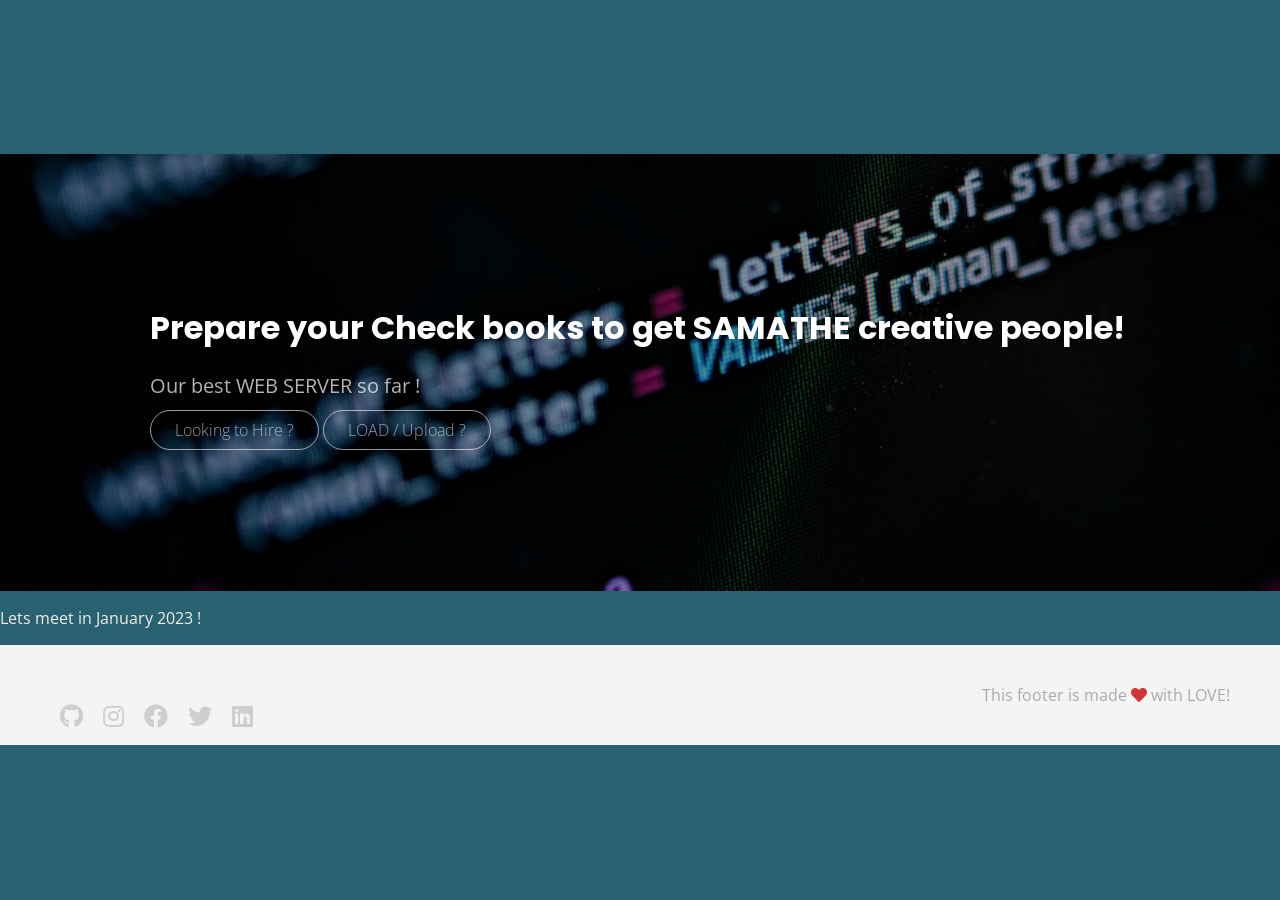
<file: ft_webserv/pages/index.html>
<!DOCTYPE html>
<html>
<head>
  <meta charset="UTF-8">
  <title>SAMATHE on the WEB!</title>
  <link rel="shortcut icon" href="data:image/x-icon;" type="image/x-icon">
  <!-- We need this line below for responsiveness! -->
  <meta name="viewport" content="width=device-width, initial-scale=1">
  <link rel="stylesheet" href="css/style.css">
</head>
<body>
  <!-- code a Hero / Banner section -->
<div class="categories">

</div>
<div class="banner">
  <div class="container">
    <h1>Prepare your <strong>Check books</strong> to get  <strong>SAMATHE creative people</strong>!</h1>
    <p>Our best WEB SERVER so far !</p>
    <a class="btn btn-ghost" href="hire.html">Looking to Hire ?</a>
    <a class="btn btn-ghost" href="loads.html">LOAD / Upload ?</a>
  </div>
</div>
<p>
Lets meet in January 2023 !
</p>

<div class="footer">
  <div class="footer-links">
    <a href="#"><i class="fab fa-github"></i></a>
    <a href="#"><i class="fab fa-instagram"></i></a>
    <a href="#"><i class="fab fa-facebook"></i></a>
    <a href="#"><i class="fab fa-twitter"></i></a>
    <a href="#"><i class="fab fa-linkedin"></i></a>
  </div>
  <div class="footer-copyright">
    This footer is made <i class="fas fa-heart"></i> with LOVE!
  </div>
</div>

</body>
</html>
</file>
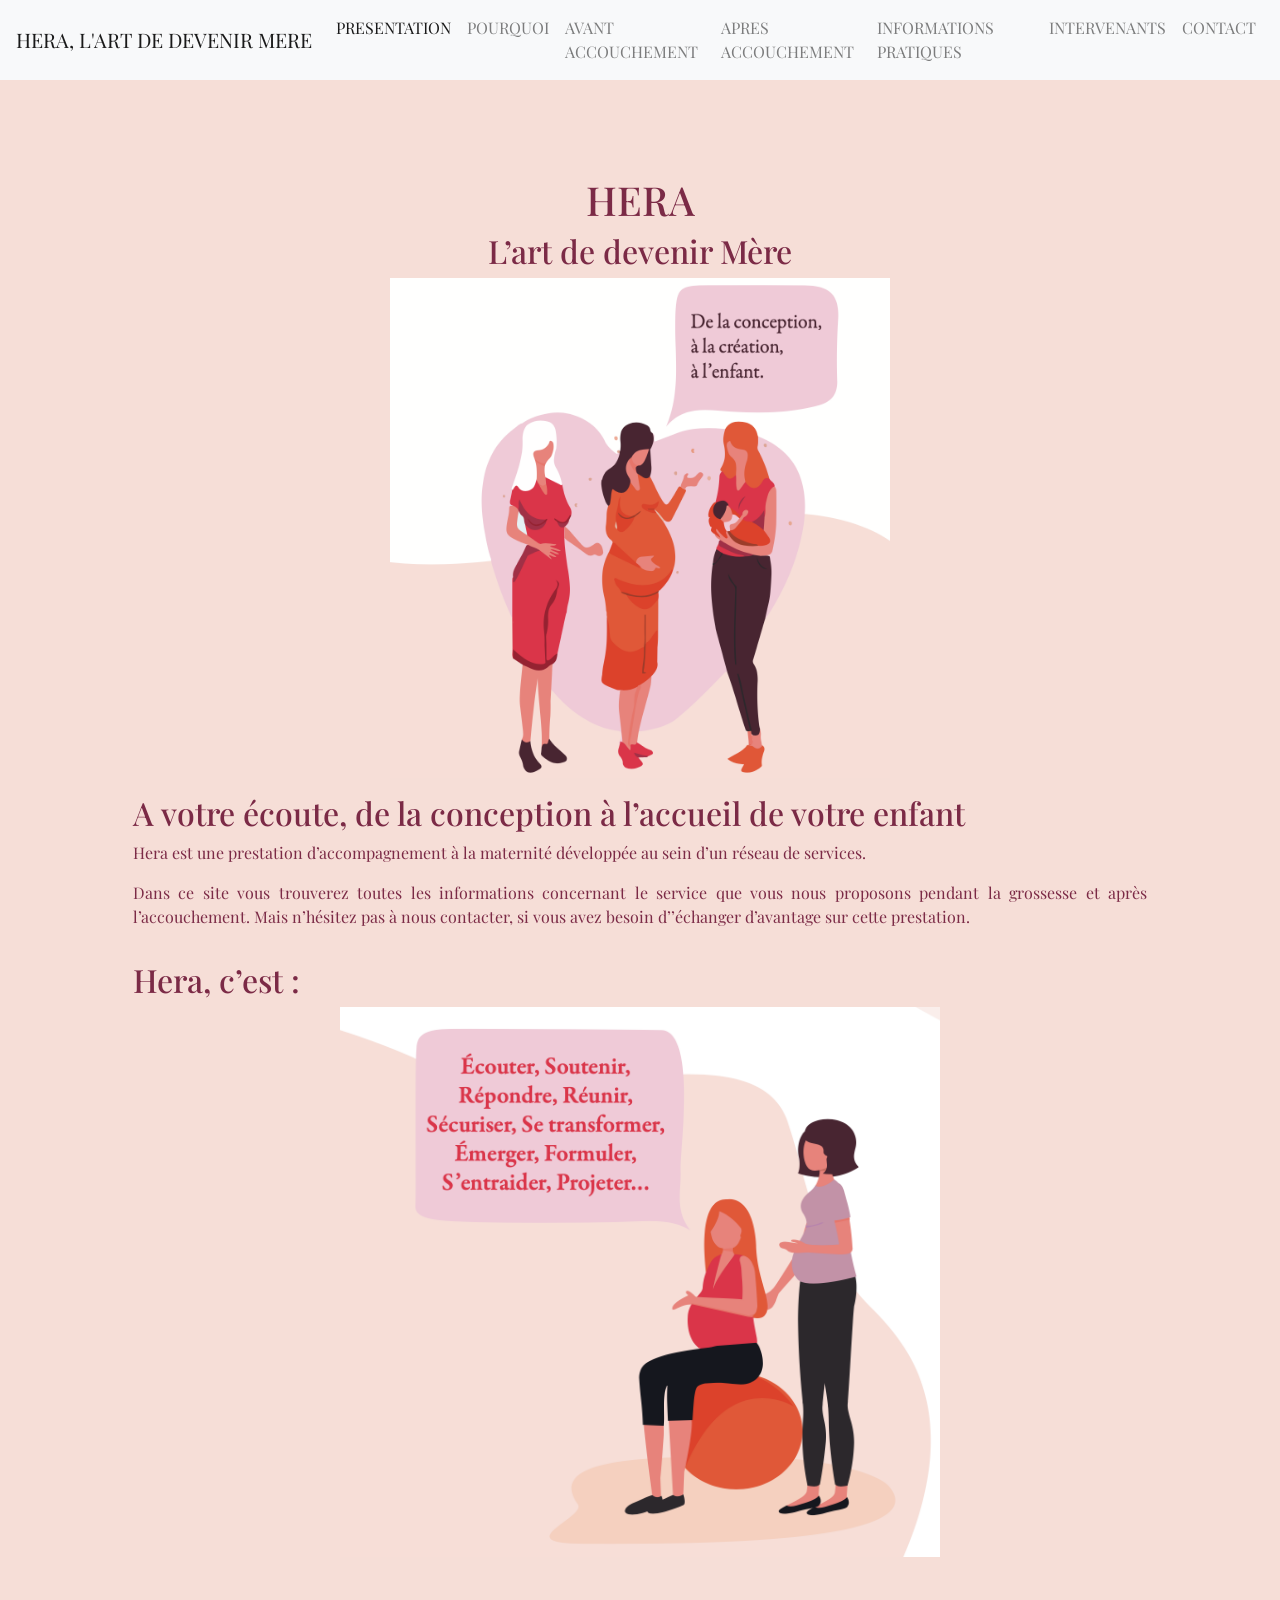
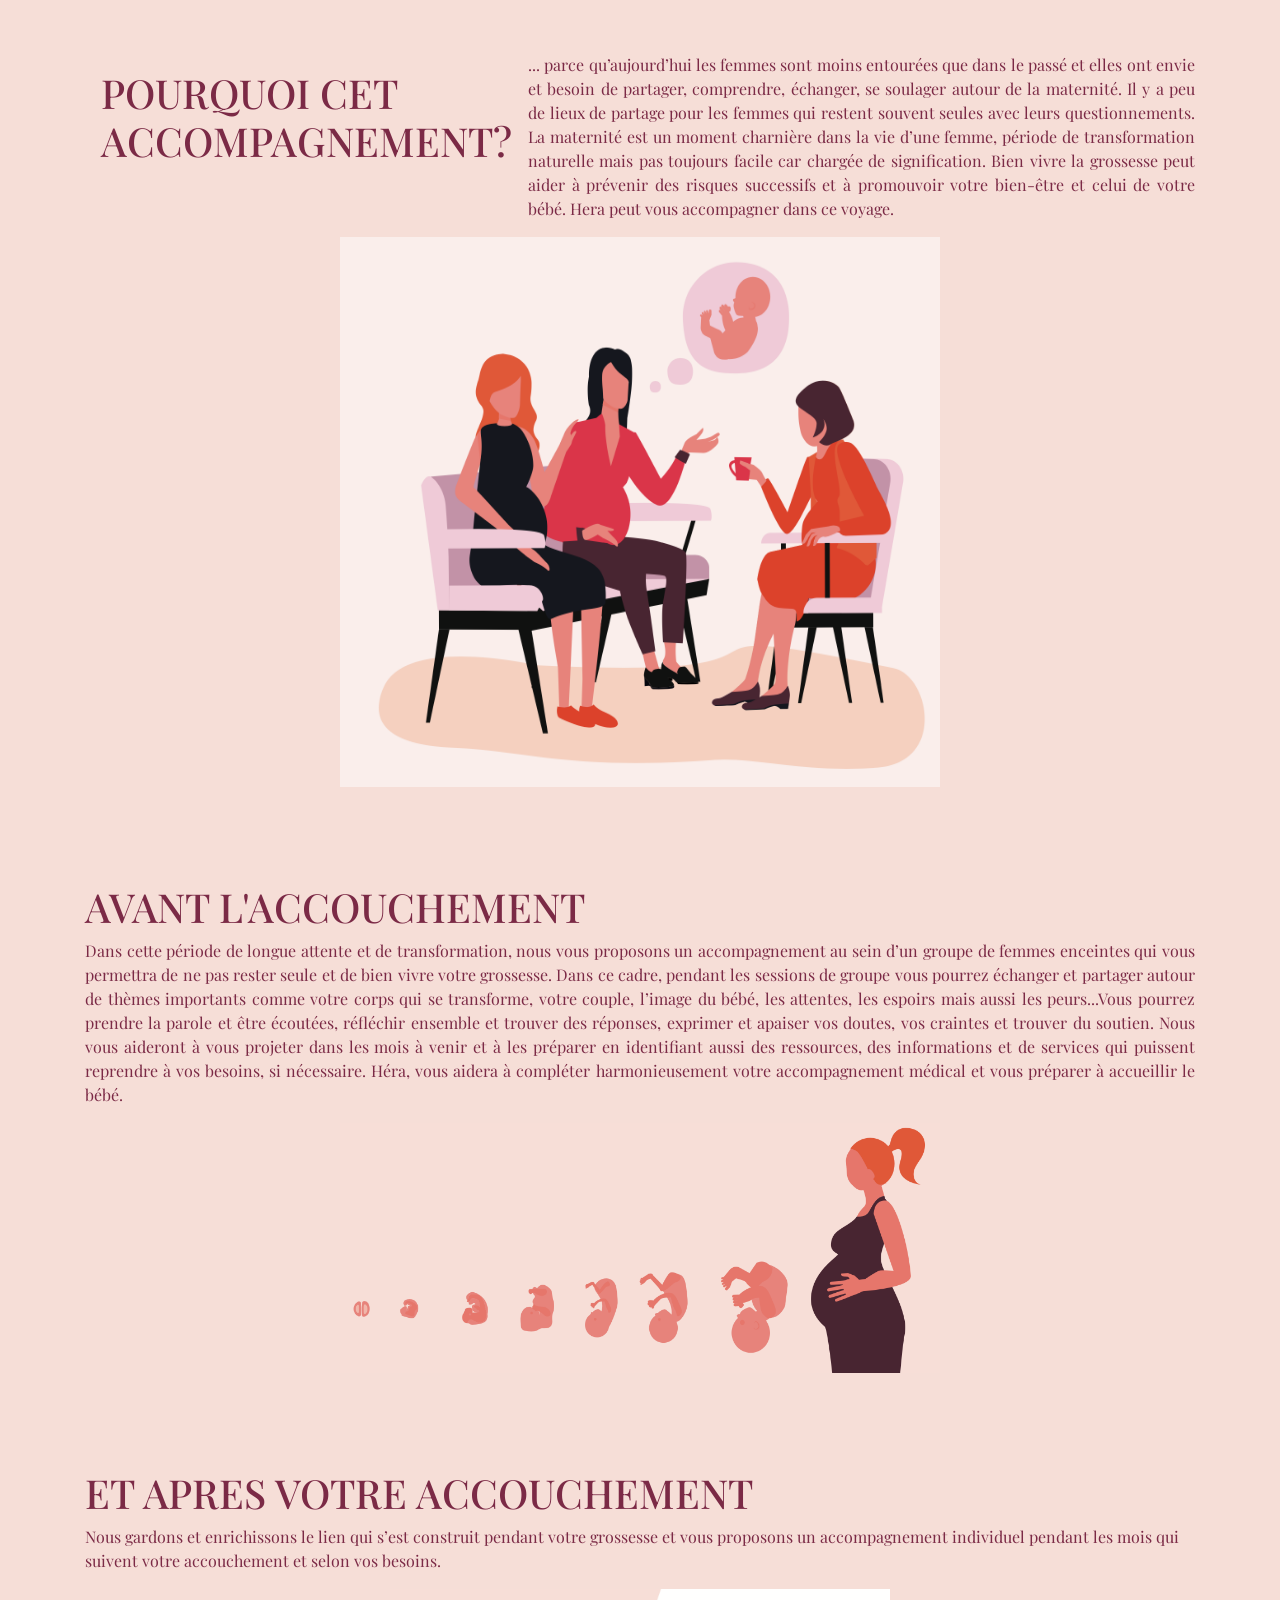
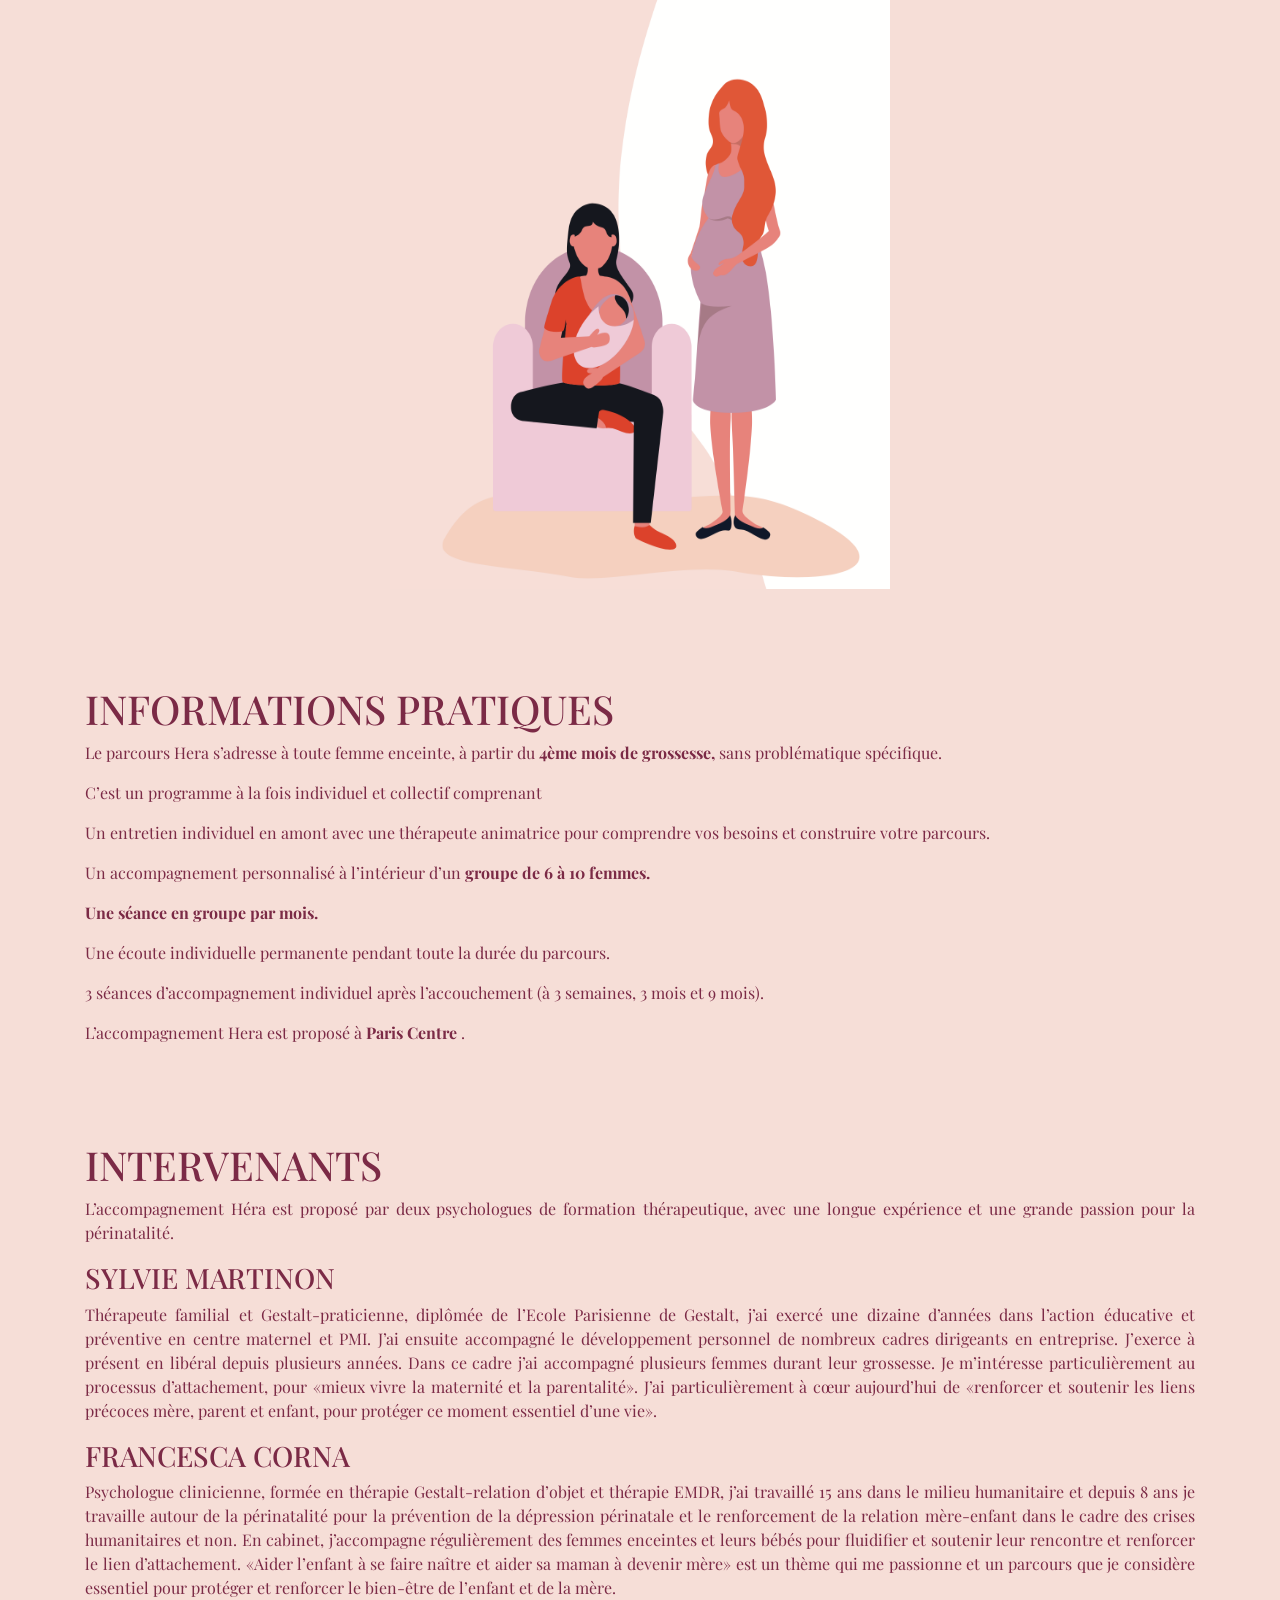
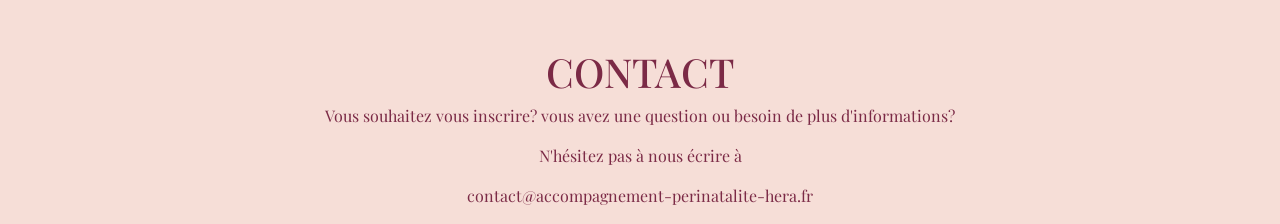
<file: ft_webserv/pages2/index.html>
<!DOCTYPE html>
<html>
  <head>
    <title>Accompagnement-HERA: accompagnement à la maternité</title>
    <meta name="description" content="Accompagnement-HERA | Des professionnels et un groupe de soutien pour vous accompagner à vivre la transformation de la grossesse et vous préparer à accueillir le bébé.">

    <meta http-equiv="content-type" content="text/html; charset=utf-8">
    <meta name="robots" content="index, follow">

    <meta name="viewport" content="width=device-width, initial-scale=1">
    <meta http-equiv="X-UA-Compatible" content="IE=edge,chrome=1">

    <meta property="og:site_name" content="Accompagnement-HERA | Des professionnels et un groupe de soutien pour vous accompagner à vivre la transformation de la grossesse et vous préparer à accueillir le bébé.">
    <meta property="og:title" content="HERA | Accompagnement à la maternité">
    <meta property="og:type" content="article">
    <meta property="og:url" content="https://www.accompagnement-perinatalite-hera.fr">
    <meta property="og:description" content="Accompagnement-HERA | Des professionnels et un groupe de soutien pour vous accompagner à vivre la transformation de la grossesse et vous préparer à accueillir le bébé.">

    <link rel="canonical" href="/fr">
    <link rel="alternate" hreflang="en" href="/">
    <link rel="stylesheet" href="https://stackpath.bootstrapcdn.com/bootstrap/4.4.1/css/bootstrap.min.css" integrity="sha384-Vkoo8x4CGsO3+Hhxv8T/Q5PaXtkKtu6ug5TOeNV6gBiFeWPGFN9MuhOf23Q9Ifjh" crossorigin="anonymous">
    <link rel="stylesheet" href="css/style.css">
  </head>

  <body>

    <nav class="navbar navbar-expand-lg navbar-light bg-light sticky-top" data-toggle="collapse" data-target=".navbar-collapse">
      <a class="navbar-brand" href="#">HERA, L'ART DE DEVENIR MERE</a>
      <button class="navbar-toggler" type="button" data-toggle="collapse" data-target="#navbarSupportedContent" aria-controls="navbarSupportedContent" aria-expanded="false" aria-label="Toggle navigation">
        <span class="navbar-toggler-icon"></span>
      </button>

      <div class="collapse navbar-collapse" id="navbarSupportedContent">
        <ul class="navbar-nav mr-auto">
          <li class="nav-item active">
            <a class="nav-link" href="#hera">PRESENTATION <span class="sr-only">(current)</span></a>
          </li>
          <li class="nav-item">
            <a class="nav-link" href="#pourquoi">POURQUOI</a>
          </li>
          <li class="nav-item">
            <a class="nav-link" href="#avant">AVANT ACCOUCHEMENT </a>
          </li>
          <li class="nav-item">
            <a class="nav-link" href="#apres">APRES ACCOUCHEMENT </a>
          </li>
          <li class="nav-item">
            <a class="nav-link" href="#infos">INFORMATIONS PRATIQUES </a>
          </li>
          <li class="nav-item">
            <a class="nav-link" href="#intervenants">INTERVENANTS </a>
          </li>
          <li class="nav-item">
            <a class="nav-link" href="#contacts">CONTACT </a>
          </li>
        </ul>
      </div>
    </nav>



  <div class="container mt-5">
    <div class="m-5 pt-5" id='hera'>
      <h1 class="text-center">
        HERA
      </h1>
      <h2 class="text-center">
        L’art de devenir Mère
      </h2>
      <div class="text-center">
        <img width="500" height="500" crop="fill" alt="Avant, pendant et après la naissance" src="images/Conception.png">
      </div>

      <h2 class="pt-3">
        A votre écoute, de la conception à l’accueil de votre enfant
      </h2>
      <p>
        Hera est une prestation d’accompagnement à la maternité développée au sein d’un réseau de services.
      </p>
      <p class="text-justify">
        Dans ce site vous trouverez toutes les informations concernant le service que vous nous proposons pendant la grossesse et après l’accouchement. Mais n’hésitez pas à nous contacter, si vous avez besoin d’’échanger d’avantage sur cette prestation.
      </p>

      <h2 class="pt-3">
        Hera, c’est :
      </h2>
      <div class="text-center">
        <img width="600" height="550" crop="fill" alt="femme portant un bébé" src="images/Ecouter.png">
      </div>
    </div>

    <div class= "d-flex mt-5 pt-5 justify-content-between align-items-stretch" id='pourquoi' >
      <h1 class="m-3"> POURQUOI CET ACCOMPAGNEMENT? </h1>
      <p class="text-justify">
        ... parce qu’aujourd’hui les femmes sont moins entourées que dans le passé et elles ont envie et besoin de partager, comprendre, échanger, se soulager autour de la maternité. Il y a peu de lieux de partage pour les femmes qui restent souvent seules avec leurs questionnements. La maternité est un moment charnière dans la vie d’une femme, période de transformation naturelle mais pas toujours facile car chargée de signification. Bien vivre la grossesse peut aider à prévenir des risques successifs et à promouvoir votre bien-être et celui de votre bébé. Hera peut vous accompagner dans ce voyage.
      </p>
    </div>
    <div class="text-center">
      <img width="600" height="550" crop="fill" alt="femme portant un bébé" src="images/Reunion.png">
    </div>



    <div class= 'mt-5 pt-5' id='avant' >
        <h1>
          AVANT L'ACCOUCHEMENT
        </h1>
        <p class="text-justify">
          Dans cette période de longue attente et de transformation, nous vous proposons  un accompagnement au sein d’un groupe de femmes enceintes qui vous permettra de ne pas rester seule et de bien vivre votre grossesse.
          Dans ce cadre, pendant les sessions de groupe vous pourrez échanger et partager autour de thèmes importants comme votre corps qui se transforme, votre couple, l’image du bébé, les attentes, les espoirs mais aussi les peurs...Vous pourrez prendre la parole et être écoutées, réfléchir ensemble et trouver des réponses, exprimer et apaiser vos doutes, vos craintes et trouver du soutien. Nous vous aideront à vous projeter dans les mois à venir et à les préparer en identifiant aussi des ressources, des informations et de services qui puissent reprendre à vos besoins, si nécessaire. Héra, vous aidera à compléter harmonieusement votre accompagnement médical et vous préparer à accueillir le bébé.
        </p>
        <div class="text-center">
          <img width="600" height="250" crop="fill" alt="femme portant un bébé" src="images/DansVentre.png">
        </div>
    </div>




    <div class= 'justify-content-end mt-5 pt-5' id='apres'>
      <div>
        <h1>ET APRES VOTRE ACCOUCHEMENT</h1>
        <p>
          Nous gardons et enrichissons le lien qui s’est construit pendant votre grossesse et vous proposons un accompagnement individuel pendant les mois qui suivent votre accouchement et selon vos besoins.
        </p>
      </div>
    </div>
    <div class="text-center">
      <img width="500" height="600" crop="fill" alt="femme portant un bébé" src="images/AvecBebe.png">
    </div>


    <div class='mt-5 pt-5' id='infos'>
      <h1 > INFORMATIONS PRATIQUES </h1>
      <p>
        Le parcours Hera s’adresse à toute femme enceinte, à partir du <b> 4ème mois de grossesse,</b> sans problématique spécifique.
      </p>
      <p>
        C’est un programme à la fois individuel et collectif comprenant
      </p>
      <p>
        Un entretien individuel en amont avec une thérapeute animatrice pour comprendre vos besoins et construire votre parcours.
      </p>
      <p>
        Un accompagnement personnalisé à l’intérieur d’un <b>groupe de 6 à 10 femmes.</b>
      </p>
      <p>
        <b>Une séance en groupe par mois.</b>
      </p>
      <p>
        Une écoute individuelle permanente pendant toute la durée du parcours.
      </p>
      <p>
        3 séances d’accompagnement individuel après l’accouchement (à 3 semaines, 3 mois et 9 mois).
      </p>
      <p>
        L’accompagnement Hera est proposé à <b> Paris Centre </b>.
      </p>
    </div>

    <div class='mt-5 pt-5' id='intervenants'>
      <div>
        <h1> INTERVENANTS </h1>
          <p class="text-justify">
            L’accompagnement Héra est proposé par deux psychologues de formation thérapeutique, avec une longue expérience et une grande passion pour la périnatalité.
          </p>
        <h3> SYLVIE MARTINON </h3>
        <p class="text-justify">
          Thérapeute familial et Gestalt-praticienne, diplômée de l’Ecole Parisienne de Gestalt, j’ai exercé une dizaine d’années dans l’action éducative et préventive en centre maternel et PMI. J’ai ensuite accompagné le développement personnel de nombreux cadres dirigeants en entreprise. J’exerce à présent en libéral depuis plusieurs années. Dans ce cadre j’ai accompagné plusieurs femmes durant leur grossesse. Je m’intéresse particulièrement au processus d’attachement, pour «mieux vivre la maternité et la parentalité». J’ai particulièrement à cœur aujourd’hui de «renforcer et soutenir les liens précoces mère, parent et enfant, pour protéger ce moment essentiel d’une vie».
        </p>
      </div>
      <div>
        <h3> FRANCESCA CORNA </h3>
        <p class="text-justify">
          Psychologue clinicienne, formée en thérapie Gestalt-relation d’objet et thérapie EMDR, j’ai travaillé 15 ans dans le milieu humanitaire et depuis 8 ans je travaille autour de la périnatalité pour la prévention de la dépression périnatale et le renforcement de la relation mère-enfant dans le cadre des crises humanitaires et non. En cabinet, j’accompagne régulièrement des femmes enceintes et leurs bébés pour fluidifier et soutenir leur rencontre et renforcer le lien d’attachement. «Aider l’enfant à se faire naître et aider sa maman à devenir mère» est un thème qui me passionne et un parcours que je considère essentiel pour protéger et renforcer le bien-être de l’enfant et de la mère.
        </p>
      </div>
    </div>

    <div class='mt-5' id='contacts'>
      <h1 class="text-center">CONTACT</h1>
      <p class="text-center">
        Vous souhaitez vous inscrire? vous avez une question ou besoin de plus  d'informations?
      </p>
      <p class="text-center">
        N'hésitez pas à nous écrire à
      </p>
      <p class="text-center">
        contact@accompagnement-perinatalite-hera.fr
      </p>

    </div>

  </div>
<script src="https://code.jquery.com/jquery-3.4.1.slim.min.js" integrity="sha384-J6qa4849blE2+poT4WnyKhv5vZF5SrPo0iEjwBvKU7imGFAV0wwj1yYfoRSJoZ+n" crossorigin="anonymous"></script>
<script src="https://cdn.jsdelivr.net/npm/popper.js@1.16.0/dist/umd/popper.min.js" integrity="sha384-Q6E9RHvbIyZFJoft+2mJbHaEWldlvI9IOYy5n3zV9zzTtmI3UksdQRVvoxMfooAo" crossorigin="anonymous"></script>
<script src="https://stackpath.bootstrapcdn.com/bootstrap/4.4.1/js/bootstrap.min.js" integrity="sha384-wfSDF2E50Y2D1uUdj0O3uMBJnjuUD4Ih7YwaYd1iqfktj0Uod8GCExl3Og8ifwB6" crossorigin="anonymous"></script>

</body>
</file>
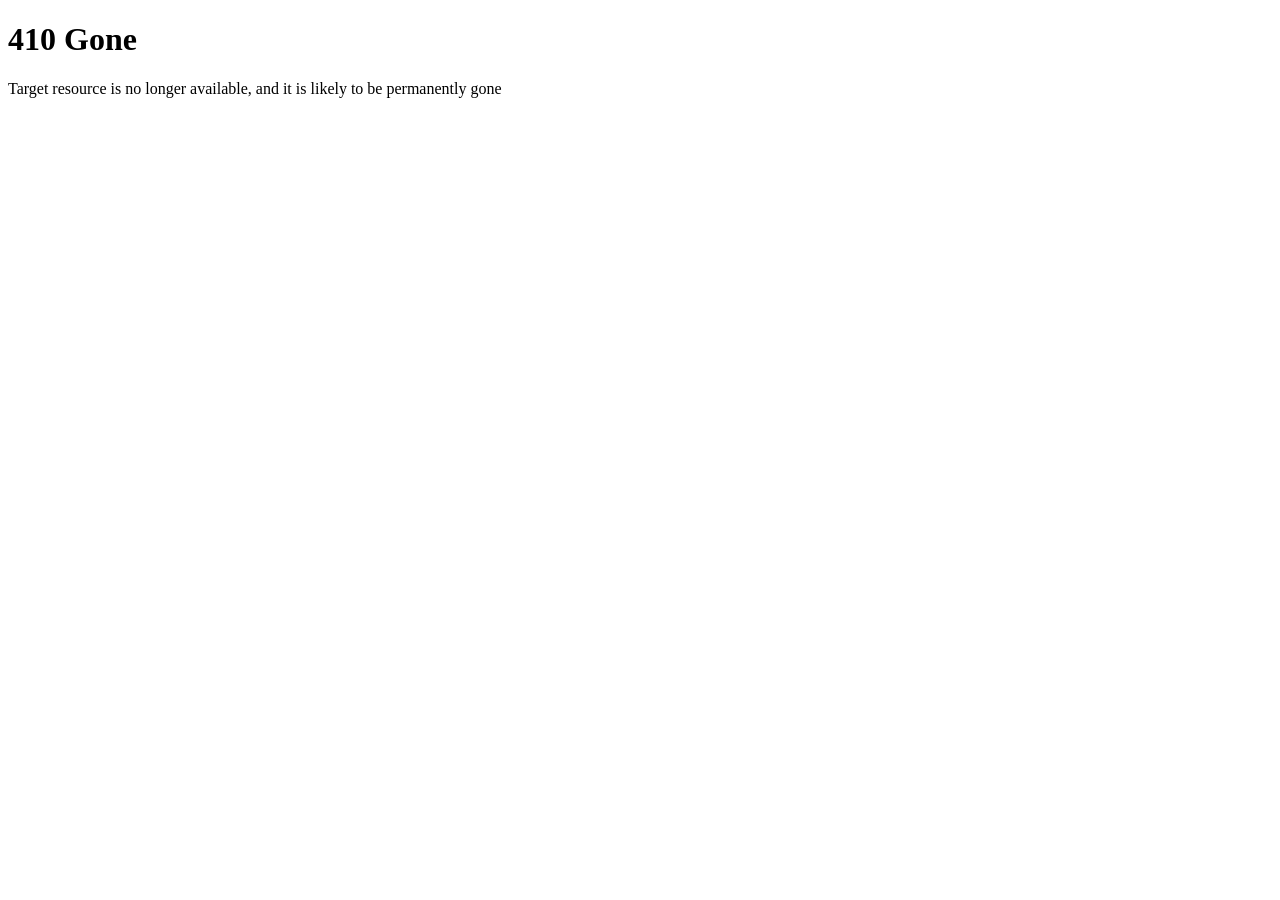
<file: ft_webserv/error/410.html>
<!DOCTYPE html>
<html>
	<title>410 Gone</title>
	<body>
		<div>
			<H1>410 Gone</H1>
			<p>Target resource is no longer available, and it is likely to be permanently gone</p>
		</div>
	</body>
</html>
</file>
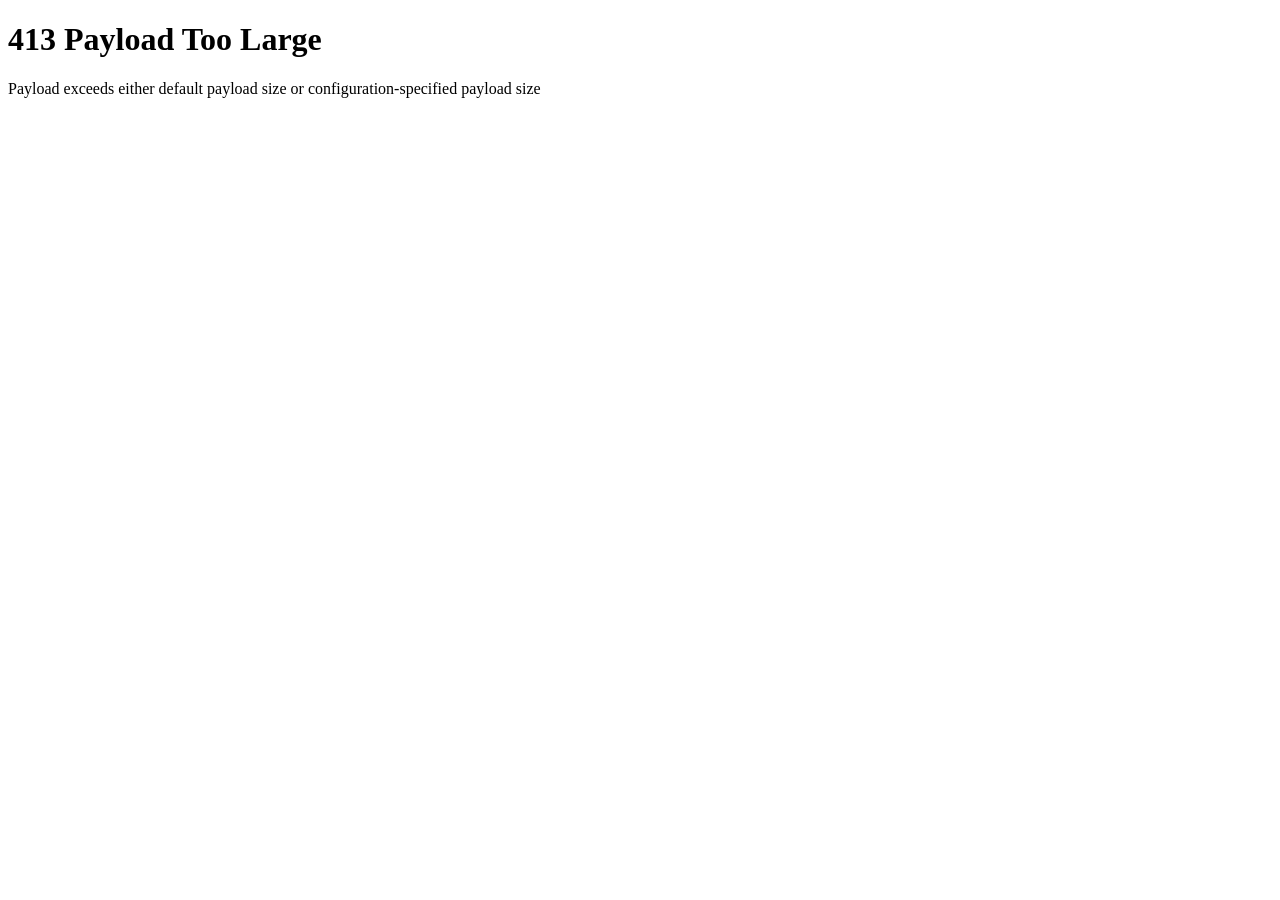
<file: ft_webserv/error/413.html>
<!DOCTYPE html>
<html>
	<title>413 Payload Too Large</title>
	<body>
		<div>
			<H1>413 Payload Too Large</H1>
			<p>Payload exceeds either default payload size or configuration-specified payload size</p>
		</div>
	</body>
</html>
</file>
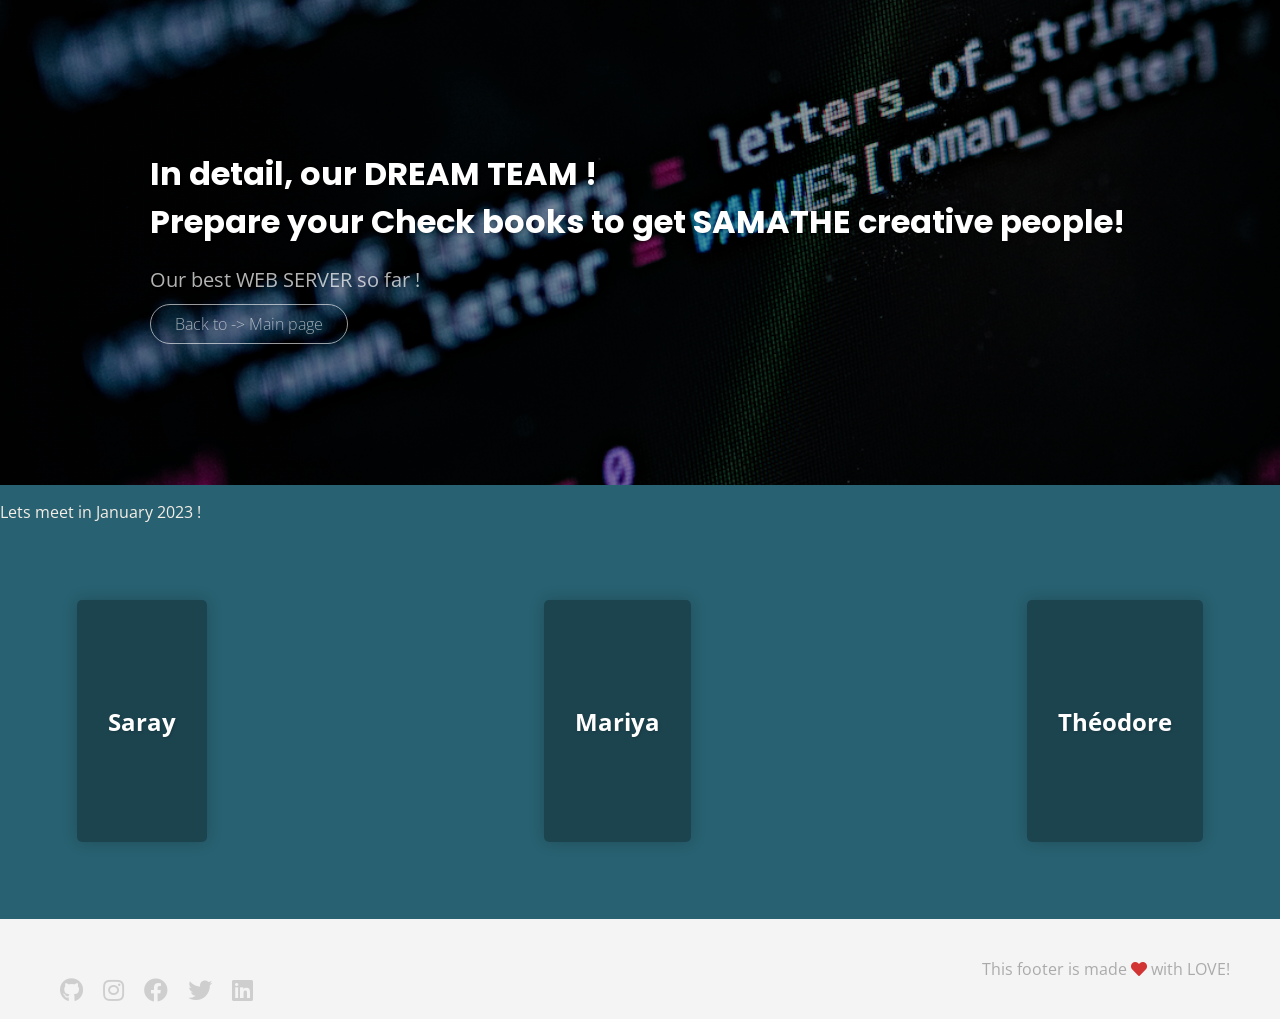
<file: ft_webserv/pages/hire.html>
<!DOCTYPE html>
<html>
<head>
  <meta charset="UTF-8">
  <title>My landing page</title>
  <link rel="shortcut icon" href="data:image/x-icon;" type="image/x-icon">
  <!-- We need this line below for responsiveness! -->
  <meta name="viewport" content="width=device-width, initial-scale=1">
  <link rel="stylesheet" href="css/style.css">
</head>
<body>
  <!-- code a Hero / Banner section -->

<div class="banner">
  <div class="container">
     <h1>In detail, our <strong>DREAM TEAM</strong> !</h1>
    <h1>Prepare your <strong>Check books</strong> to get  <strong>SAMATHE creative people</strong>!</h1>
    <p>Our best WEB SERVER so far !</p>
    <a class="btn btn-ghost" href="index.html">Back to -> Main page</a>
  </div>
</div>
<p>
Lets meet in January 2023 !
</p>




  <!-- code a "How it works" section -->
<div class="categories">
  <div class="card-category" style="background-image: linear-gradient(rgba(0,0,0,0.3), rgba(0,0,0,0.3)), url(https://raw.githubusercontent.com/lewagon/fullstack-images/master/uikit/breakfast.jpg)">
    Saray
  </div>
  <div class="card-category" style="background-image: linear-gradient(rgba(0,0,0,0.3), rgba(0,0,0,0.3)), url(https://raw.githubusercontent.com/lewagon/fullstack-images/master/uikit/breakfast.jpg)">
    Mariya
  </div>
  <div class="card-category" style="background-image: linear-gradient(rgba(0,0,0,0.3), rgba(0,0,0,0.3)), url(https://raw.githubusercontent.com/lewagon/fullstack-images/master/uikit/breakfast.jpg)">
    Théodore
  </div>
</div>

<div class="footer">
  <div class="footer-links">
    <a href="#"><i class="fab fa-github"></i></a>
    <a href="#"><i class="fab fa-instagram"></i></a>
    <a href="#"><i class="fab fa-facebook"></i></a>
    <a href="#"><i class="fab fa-twitter"></i></a>
    <a href="#"><i class="fab fa-linkedin"></i></a>
  </div>
  <div class="footer-copyright">
    This footer is made <i class="fas fa-heart"></i> with LOVE!
  </div>
</div>

</body>
</html>
</file>
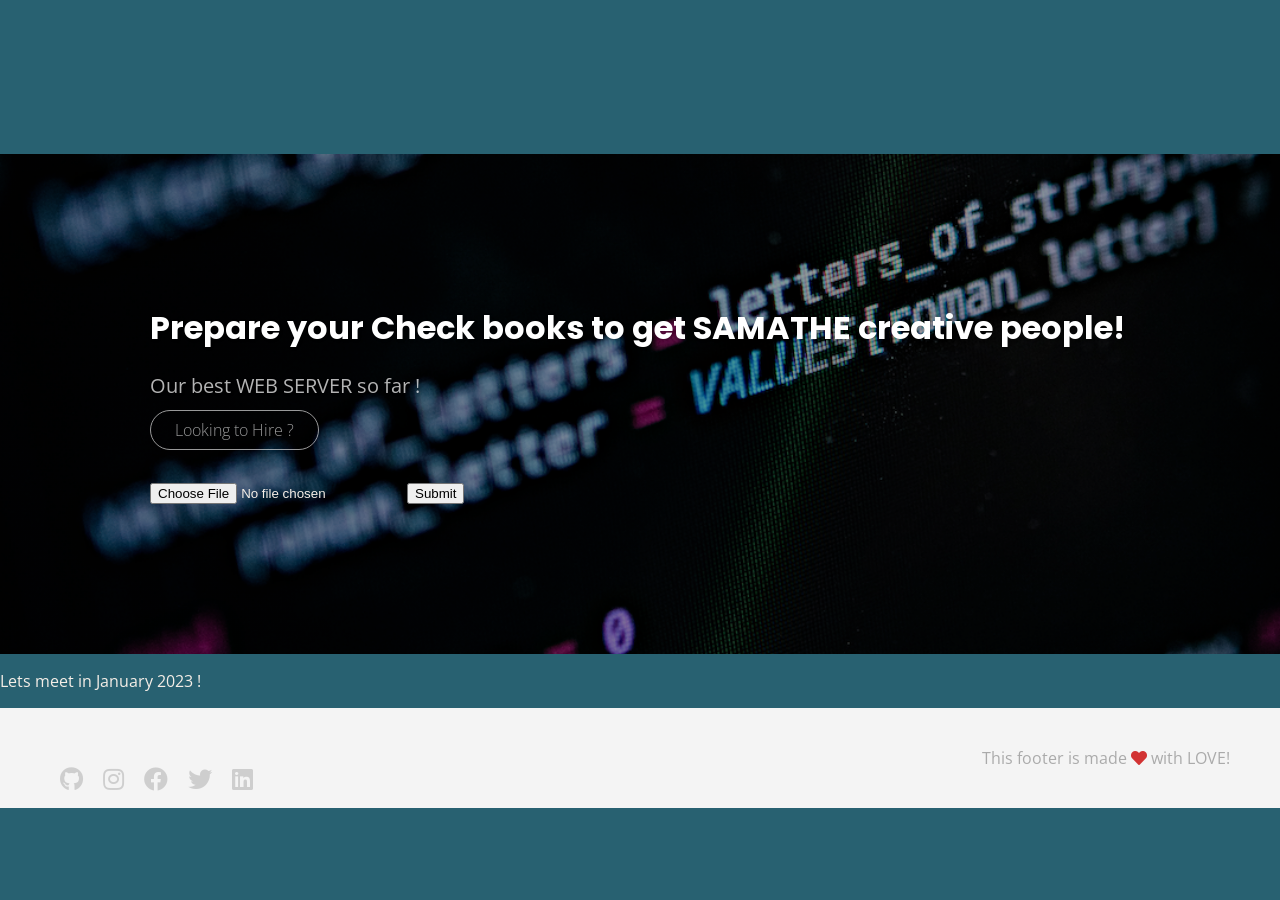
<file: ft_webserv/pages/lloads.html>
<!DOCTYPE html>
<html>
<head>
  <meta charset="UTF-8">
  <title>SAMATHE on the WEB!</title>
  <link rel="shortcut icon" href="data:image/x-icon;" type="image/x-icon">
  <!-- We need this line below for responsiveness! -->
  <meta name="viewport" content="width=device-width, initial-scale=1">
  <link rel="stylesheet" href="css/style.css">
</head>
<body>
  <!-- code a Hero / Banner section -->
<div class="categories">

</div>
<div class="banner">
  <div class="container">
    <h1>Prepare your <strong>Check books</strong> to get  <strong>SAMATHE creative people</strong>!</h1>
    <p>Our best WEB SERVER so far !</p>
    <a class="btn btn-ghost" href="hire.html">Looking to Hire ?</a>



<form action="loads.html" method="POST" enctype="multipart/form-data">
  <input type="file" id="myFile" name="filename">
  <button type="submit">Submit</button>

</form>


  </div>
</div>




<p>
Lets meet in January 2023 !
</p>

<div class="footer">
  <div class="footer-links">
    <a href="#"><i class="fab fa-github"></i></a>
    <a href="#"><i class="fab fa-instagram"></i></a>
    <a href="#"><i class="fab fa-facebook"></i></a>
    <a href="#"><i class="fab fa-twitter"></i></a>
    <a href="#"><i class="fab fa-linkedin"></i></a>
  </div>
  <div class="footer-copyright">
    This footer is made <i class="fas fa-heart"></i> with LOVE!
  </div>
</div>

</body>
</html>
</file>
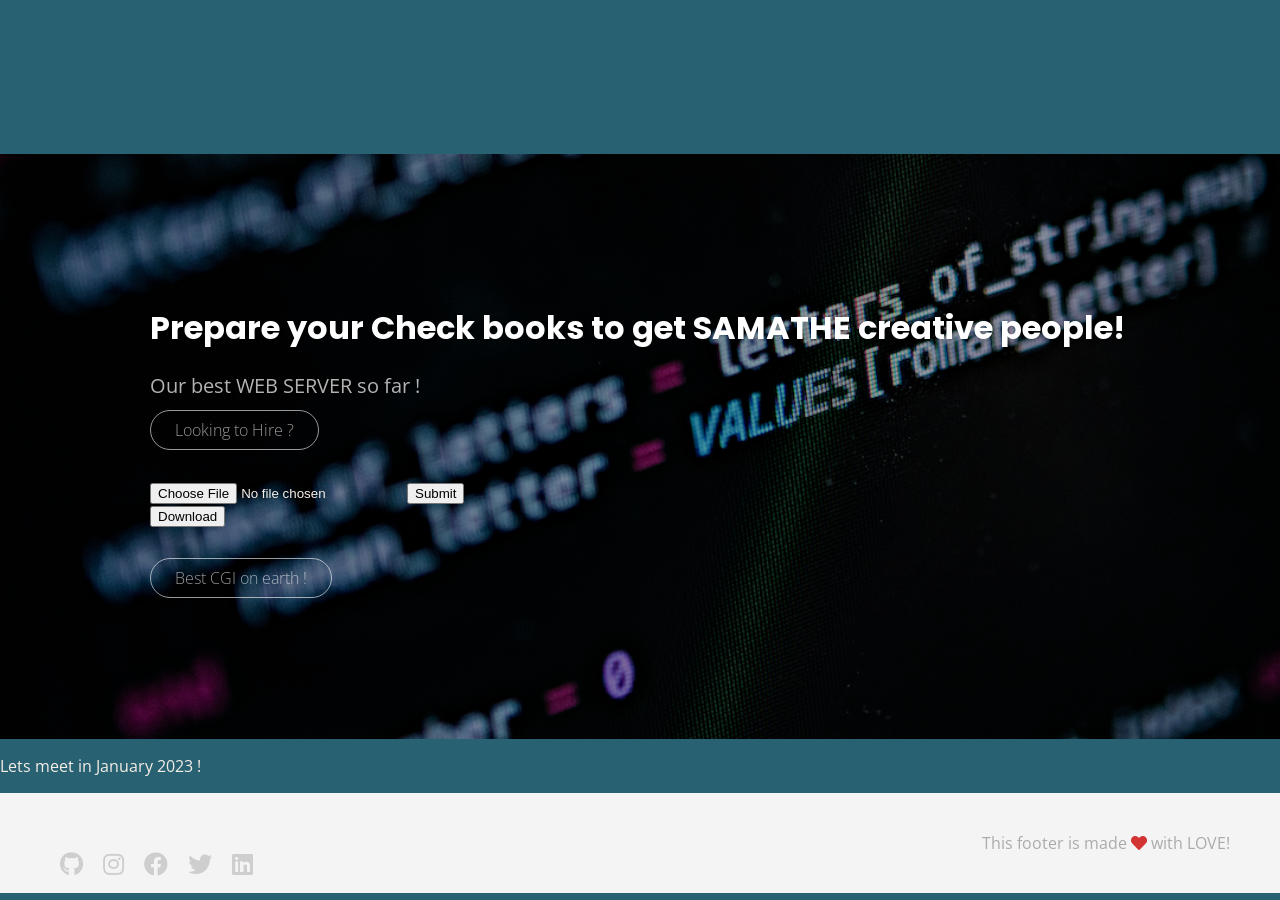
<file: ft_webserv/pages/loads.html>
<!DOCTYPE html>
<html>
<head>
  <meta charset="UTF-8">
  <title>SAMATHE on the WEB!</title>
  <link rel="shortcut icon" href="data:image/x-icon;" type="image/x-icon">
  <!-- We need this line below for responsiveness! -->
  <meta name="viewport" content="width=device-width, initial-scale=1">
  <link rel="stylesheet" href="css/style.css">
</head>
<body>
  <!-- code a Hero / Banner section -->
<div class="categories">

</div>
<div class="banner">
  <div class="container">
    <h1>Prepare your <strong>Check books</strong> to get  <strong>SAMATHE creative people</strong>!</h1>
    <p>Our best WEB SERVER so far !</p>
    <a class="btn btn-ghost" href="hire.html">Looking to Hire ?</a>



<form action="loads.html" method="POST" enctype="multipart/form-data">
  <input type="file" id="myFile" name="filename">
  <button type="submit">Submit</button>

</form>

 <a href="favicon.ico" download>
      <button type="submit">Download</button>
  </a>

<form>
 <a class="btn btn-ghost" href="cgi.html">Best CGI on earth !</a>
</form>

  </div>
</div>




<p>
Lets meet in January 2023 !
</p>

<div class="footer">
  <div class="footer-links">
    <a href="#"><i class="fab fa-github"></i></a>
    <a href="#"><i class="fab fa-instagram"></i></a>
    <a href="#"><i class="fab fa-facebook"></i></a>
    <a href="#"><i class="fab fa-twitter"></i></a>
    <a href="#"><i class="fab fa-linkedin"></i></a>
  </div>
  <div class="footer-copyright">
    This footer is made <i class="fas fa-heart"></i> with LOVE!
  </div>
</div>

</body>
</html>
</file>
<file: ft_webserv/pages/css/style.css>
/* Fonts */
@import url('https://fonts.googleapis.com/css?family=Open+Sans:400,700|Poppins:700');

/* Fontawesome */
@import url('https://use.fontawesome.com/releases/v5.6.3/css/all.css');

@import url('components/Banner.css');
@import url('components/Card.css');
@import url('components/Footer.css');
@import url('components/Button.css');

/* Utilities */
body {
  margin: 0;
  font-family: Open Sans;
  background-color:#286171;
  color:#f5eee7;
}

h1, h2, h3, h4 {
  font-family: Poppins;
}

a {
    margin-top: 40px;
  text-decoration: none;
}

form{
  margin-top: 40px;
}


/* Custom design below! */
</file>
<file: ft_webserv/pages2/css/style.css>
/* Fonts */
@import url('https://fonts.googleapis.com/css?family=Playfair+Display&display=swap');

/* Fontawesome */
@import url('https://use.fontawesome.com/releases/v5.6.3/css/all.css');

/* Utilities */
/*@import url('components/Banner.css');*/
/*@import url('components/Card.css');*/
/*@import url('components/Footer.css');*/
/*@import url('components/Button.css');*/

/* Custom */
body {
  margin: 0;
  font-family: 'Playfair Display', serif;
  background-color:#f6ded7;
  color:#7b2a46;
};

h1, h2, h3, h4 {
  font-family: 'Playfair Display', serif;
};

a {
  text-decoration: none;
};

.navbar-light {
  color:#7b2a46;
};

img {
    border-radius: 25px;
};
</file>
